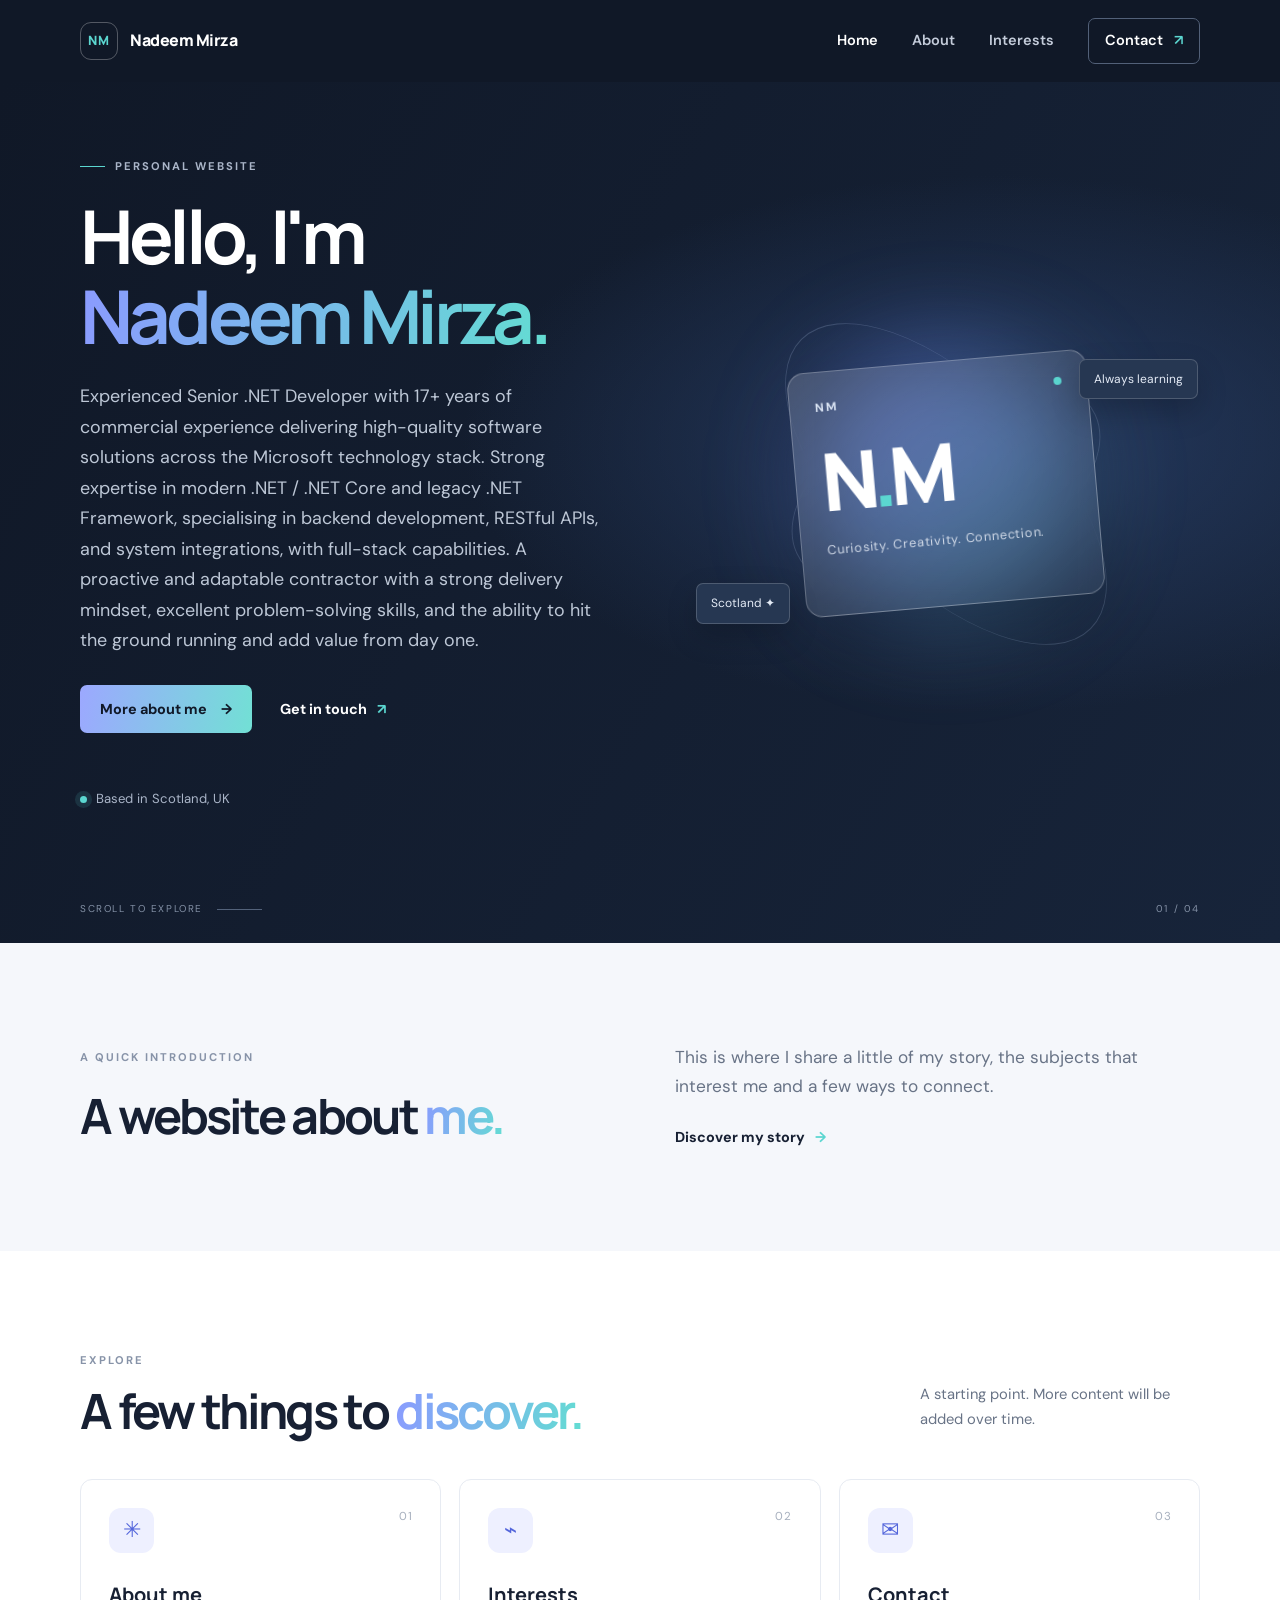
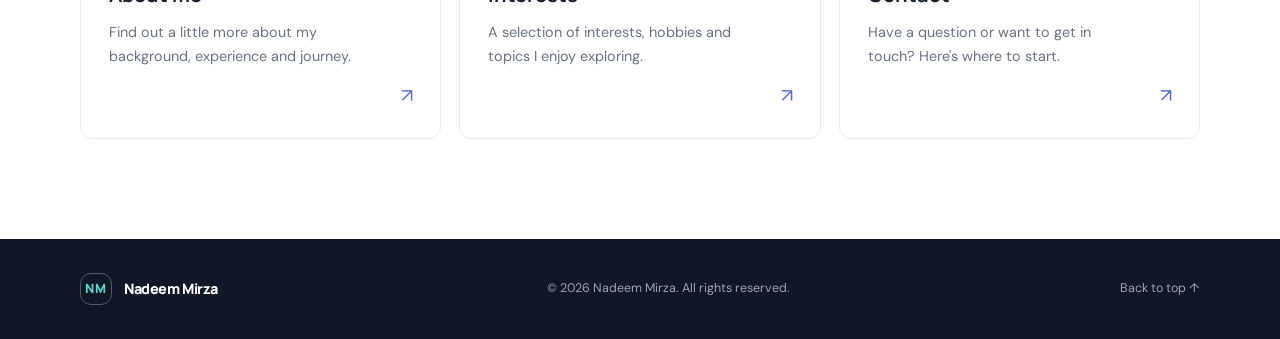
<file: index.html>
<!doctype html>
<html lang="en">
<head>
  <meta charset="utf-8">
  <meta name="viewport" content="width=device-width, initial-scale=1">
  <meta name="description" content="The personal website of Nadeem Mirza.">
  <meta name="theme-color" content="#101827">
  <title>Nadeem Mirza | Home</title>
  <link rel="preconnect" href="https://fonts.googleapis.com">
  <link rel="preconnect" href="https://fonts.gstatic.com" crossorigin>
  <link href="https://fonts.googleapis.com/css2?family=DM+Sans:wght@400;500;600;700&family=Manrope:wght@500;600;700;800&display=swap" rel="stylesheet">
  <link rel="stylesheet" href="css/site.css">
  <script src="js/site.js" defer></script>
</head>
<body>
  <a class="skip-link" href="#main">Skip to content</a>
  <header class="site-header">
    <div class="container nav-wrap">
      <a class="brand" href="index.html" aria-label="Nadeem Mirza home"><span class="brand-mark">NM</span><span>Nadeem Mirza</span></a>
      <button class="menu-toggle" type="button" aria-expanded="false" aria-controls="primary-nav" aria-label="Open navigation"><span></span><span></span><span></span></button>
      <nav class="primary-nav" id="primary-nav" aria-label="Main navigation">
        <a class="active" href="index.html">Home</a>
        <a href="about.html">About</a>
        <a href="interests.html">Interests</a>
        <a class="nav-contact" href="contact.html">Contact <span aria-hidden="true">↗</span></a>
      </nav>
    </div>
  </header>

  <main id="main">
    <section class="hero">
      <div class="container hero-grid">
          <div class="hero-copy">
              <p class="eyebrow"><span class="eyebrow-line"></span> PERSONAL WEBSITE</p>
              <h1>Hello, I'm <span class="gradient-text">Nadeem Mirza.</span></h1>
<!--              <p class="hero-lead">Welcome to my corner of the web. A little about me, the things I enjoy, and what I'm interested in.</p>-->
              <p class="hero-lead">Experienced Senior .NET Developer with 17+ years of commercial experience delivering high-quality software solutions across the Microsoft technology stack. Strong expertise in modern .NET / .NET Core and legacy .NET Framework, specialising in backend development, RESTful APIs, and system integrations, with full-stack capabilities. A proactive and adaptable contractor with a strong delivery mindset, excellent problem-solving skills, and the ability to hit the ground running and add value from day one.</p>
              <div class="hero-actions">
                  <a class="button button-primary" href="about.html">More about me <span aria-hidden="true">→</span></a>
                  <a class="text-link" href="contact.html">Get in touch <span aria-hidden="true">↗</span></a>
              </div>
              <div class="hero-note"><span class="status-dot"></span> Based in Scotland, UK</div>
          </div>
        <div class="hero-visual" aria-label="Decorative abstract graphic">
          <div class="visual-orbit orbit-one"></div><div class="visual-orbit orbit-two"></div>
          <div class="visual-glow"></div>
          <div class="visual-card">
            <div class="visual-card-top"><span>NM</span><span class="visual-card-dot"></span></div>
            <div class="visual-monogram">N<span>.</span>M</div>
            <p>Curiosity. Creativity. Connection.</p>
          </div>
          <span class="float-tag tag-one">Always learning</span>
          <span class="float-tag tag-two">Scotland ✦</span> 
        </div>
      </div>
      <div class="hero-bottom container"><span>SCROLL TO EXPLORE</span><span class="scroll-line"></span><span>01 / 04</span></div>
    </section>

    <section class="intro-section section-pad">
      <div class="container intro-grid">
        <div><p class="eyebrow">A QUICK INTRODUCTION</p><h2>A website about <span class="gradient-text">me.</span></h2></div>
        <div class="intro-copy"><p>This is where I share a little of my story, the subjects that interest me and a few ways to connect.</p><a class="text-link" href="about.html">Discover my story <span aria-hidden="true">→</span></a></div>
      </div>
    </section>

    <section class="feature-section section-pad">
      <div class="container">
        <div class="section-heading"><div><p class="eyebrow">EXPLORE</p><h2>A few things to <span class="gradient-text">discover.</span></h2></div><p class="muted">A starting point. More content will be added over time.</p></div>
        <div class="feature-grid">
          <a class="feature-card" href="about.html"><span class="card-number">01</span><span class="feature-icon">✳</span><h3>About me</h3><p>Find out a little more about my background, experience and journey.</p><span class="card-arrow">↗</span></a>
          <a class="feature-card" href="interests.html"><span class="card-number">02</span><span class="feature-icon">⌁</span><h3>Interests</h3><p>A selection of interests, hobbies and topics I enjoy exploring.</p><span class="card-arrow">↗</span></a>
          <a class="feature-card" href="contact.html"><span class="card-number">03</span><span class="feature-icon">✉</span><h3>Contact</h3><p>Have a question or want to get in touch? Here's where to start.</p><span class="card-arrow">↗</span></a>
        </div>
      </div>
    </section>
  </main>

  <footer class="site-footer"><div class="container footer-inner"><a class="brand footer-brand" href="index.html"><span class="brand-mark">NM</span><span>Nadeem Mirza</span></a><p>© <span data-year></span> Nadeem Mirza. All rights reserved.</p><a class="back-top" href="#main">Back to top ↑</a></div></footer>
</body>
</html>
</file>
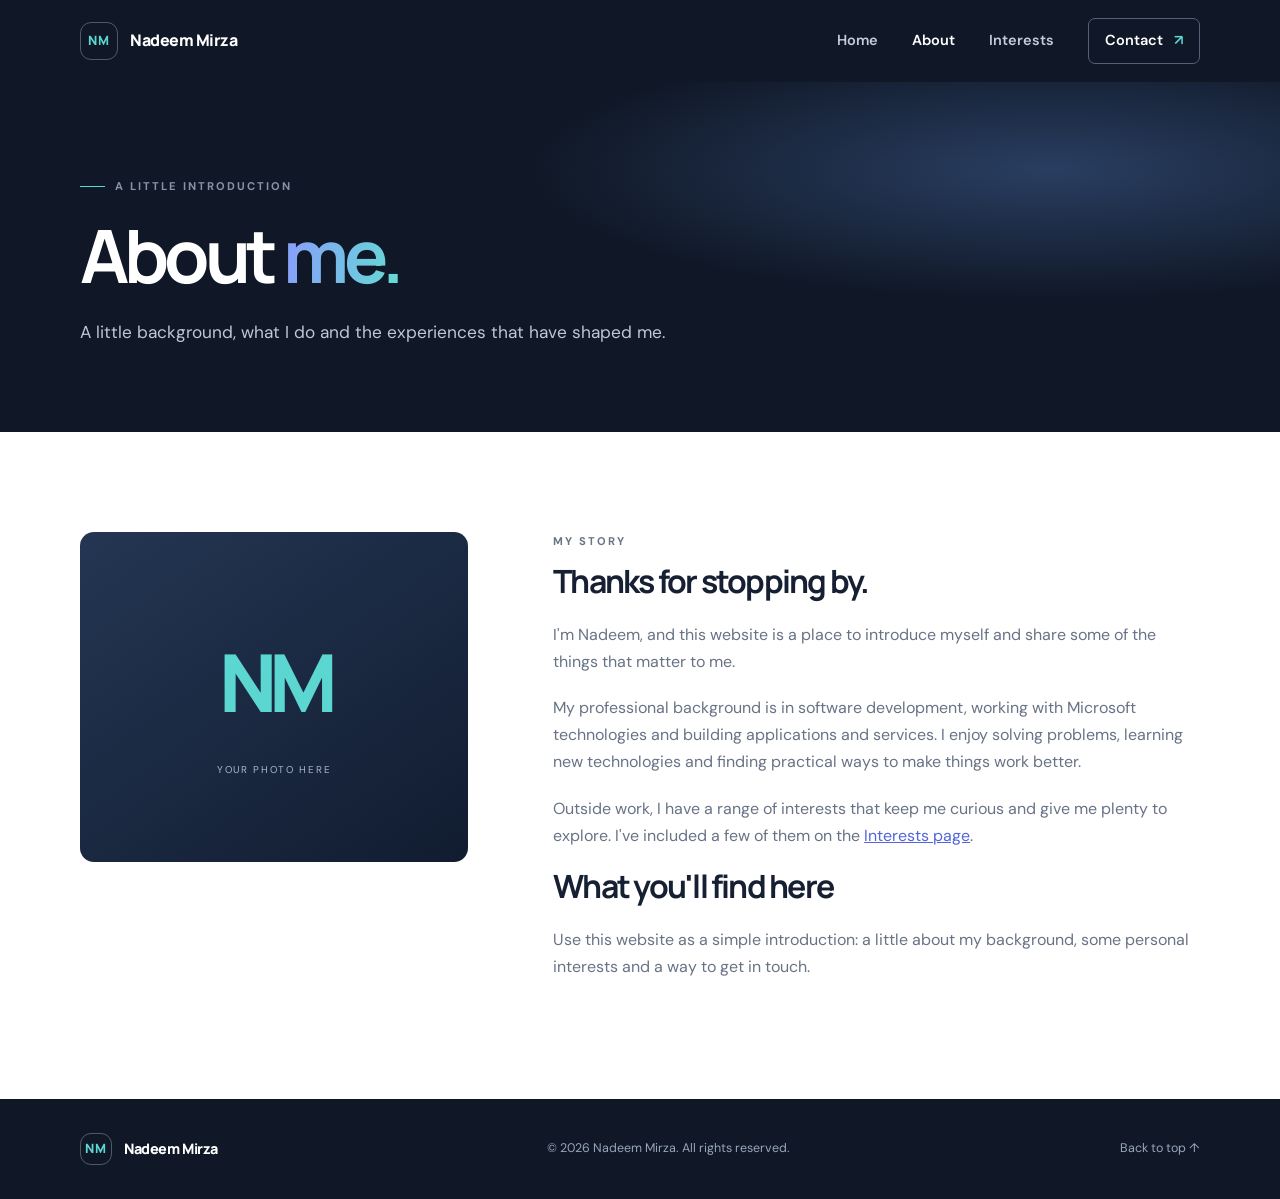
<file: about.html>
<!doctype html>
<html lang="en">
<head>
  <meta charset="utf-8"><meta name="viewport" content="width=device-width, initial-scale=1">
  <meta name="description" content="Learn more about Nadeem Mirza."><meta name="theme-color" content="#101827">
  <title>About | Nadeem Mirza</title>
  <link rel="preconnect" href="https://fonts.googleapis.com"><link rel="preconnect" href="https://fonts.gstatic.com" crossorigin>
  <link href="https://fonts.googleapis.com/css2?family=DM+Sans:wght@400;500;600;700&family=Manrope:wght@500;600;700;800&display=swap" rel="stylesheet">
  <link rel="stylesheet" href="css/site.css"><script src="js/site.js" defer></script>
</head>
<body>
  <a class="skip-link" href="#main">Skip to content</a>
  <header class="site-header"><div class="container nav-wrap">
    <a class="brand" href="index.html"><span class="brand-mark">NM</span><span>Nadeem Mirza</span></a>
    <button class="menu-toggle" type="button" aria-expanded="false" aria-controls="primary-nav" aria-label="Open navigation"><span></span><span></span><span></span></button>
    <nav class="primary-nav" id="primary-nav" aria-label="Main navigation"><a href="index.html">Home</a><a class="active" href="about.html">About</a><a href="interests.html">Interests</a><a class="nav-contact" href="contact.html">Contact <span aria-hidden="true">↗</span></a></nav>
  </div></header>
  <main id="main">
    <section class="page-hero"><div class="container"><p class="eyebrow"><span class="eyebrow-line"></span> A LITTLE INTRODUCTION</p><h1>About <span class="gradient-text">me.</span></h1><p class="page-lead">A little background, what I do and the experiences that have shaped me.</p></div></section>
    <section class="section-pad"><div class="container about-layout">
      <div class="about-aside"><div class="portrait-placeholder"><span>NM</span><small>YOUR PHOTO HERE</small></div><!--<p class="photo-hint">Replace this placeholder with a professional photograph if you'd like one on the site.</p>--></div>
      <div class="prose"><p class="eyebrow">MY STORY</p><h2>Thanks for stopping by.</h2>
        <p>I'm Nadeem, and this website is a place to introduce myself and share some of the things that matter to me.</p>
        <p>My professional background is in software development, working with Microsoft technologies and building applications and services. I enjoy solving problems, learning new technologies and finding practical ways to make things work better.</p>
        <p>Outside work, I have a range of interests that keep me curious and give me plenty to explore. I've included a few of them on the <a href="interests.html">Interests page</a>.</p>
        <!--<div class="callout"><span>✦</span><p><strong>This page is yours to personalise.</strong> Add your own story, milestones, professional experience and anything else you'd like visitors to know.</p></div>-->
        <h2>What you'll find here</h2><p>Use this website as a simple introduction: a little about my background, some personal interests and a way to get in touch.</p>
      </div>
    </div></section>
  </main>
  <footer class="site-footer"><div class="container footer-inner"><a class="brand footer-brand" href="index.html"><span class="brand-mark">NM</span><span>Nadeem Mirza</span></a><p>© <span data-year></span> Nadeem Mirza. All rights reserved.</p><a class="back-top" href="#main">Back to top ↑</a></div></footer>
</body>
</html>
</file>
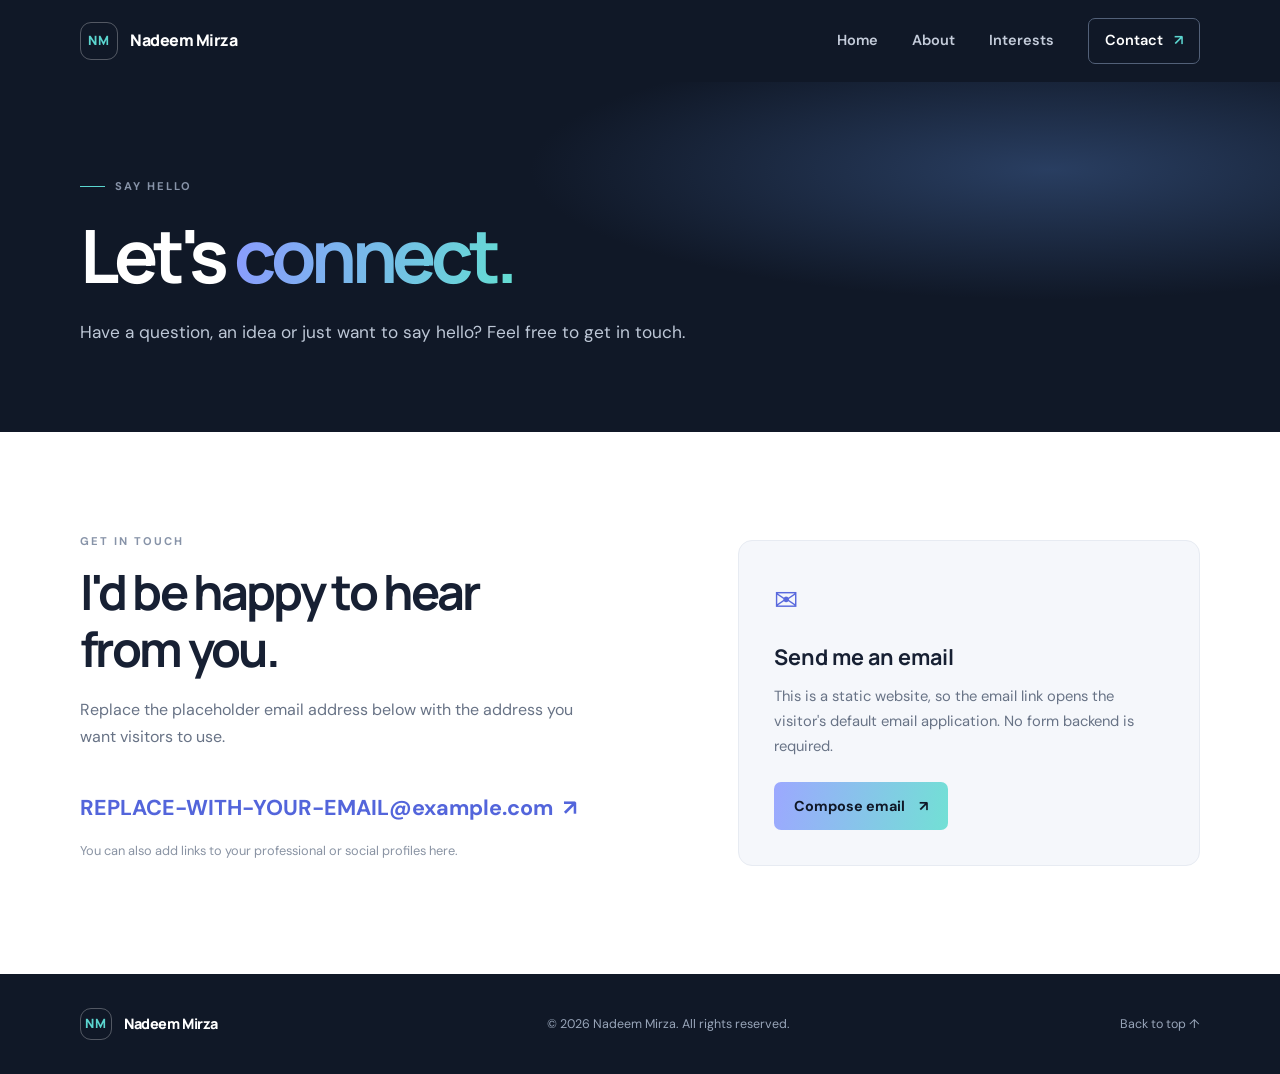
<file: contact.html>
<!doctype html>
<html lang="en">
<head>
  <meta charset="utf-8"><meta name="viewport" content="width=device-width, initial-scale=1">
  <meta name="description" content="Contact Nadeem Mirza."><meta name="theme-color" content="#101827">
  <title>Contact | Nadeem Mirza</title>
  <link rel="preconnect" href="https://fonts.googleapis.com"><link rel="preconnect" href="https://fonts.gstatic.com" crossorigin>
  <link href="https://fonts.googleapis.com/css2?family=DM+Sans:wght@400;500;600;700&family=Manrope:wght@500;600;700;800&display=swap" rel="stylesheet">
  <link rel="stylesheet" href="css/site.css"><script src="js/site.js" defer></script>
</head>
<body>
  <a class="skip-link" href="#main">Skip to content</a>
  <header class="site-header"><div class="container nav-wrap">
    <a class="brand" href="index.html"><span class="brand-mark">NM</span><span>Nadeem Mirza</span></a>
    <button class="menu-toggle" type="button" aria-expanded="false" aria-controls="primary-nav" aria-label="Open navigation"><span></span><span></span><span></span></button>
    <nav class="primary-nav" id="primary-nav" aria-label="Main navigation"><a href="index.html">Home</a><a href="about.html">About</a><a href="interests.html">Interests</a><a class="nav-contact active" href="contact.html">Contact <span aria-hidden="true">↗</span></a></nav>
  </div></header>
  <main id="main">
    <section class="page-hero"><div class="container"><p class="eyebrow"><span class="eyebrow-line"></span> SAY HELLO</p><h1>Let's <span class="gradient-text">connect.</span></h1><p class="page-lead">Have a question, an idea or just want to say hello? Feel free to get in touch.</p></div></section>
    <section class="section-pad"><div class="container contact-layout">
      <div><p class="eyebrow">GET IN TOUCH</p><h2>I'd be happy to hear from you.</h2><p class="muted">Replace the placeholder email address below with the address you want visitors to use.</p>
        <a class="contact-email" href="mailto:REPLACE-WITH-YOUR-EMAIL@example.com">REPLACE-WITH-YOUR-EMAIL@example.com <span>↗</span></a>
        <p class="small-print">You can also add links to your professional or social profiles here.</p>
      </div>
      <div class="contact-panel"><span class="panel-icon">✉</span><h3>Send me an email</h3><p>This is a static website, so the email link opens the visitor's default email application. No form backend is required.</p><a class="button button-primary" href="mailto:REPLACE-WITH-YOUR-EMAIL@example.com">Compose email <span>↗</span></a></div>
    </div></section>
  </main>
  <footer class="site-footer"><div class="container footer-inner"><a class="brand footer-brand" href="index.html"><span class="brand-mark">NM</span><span>Nadeem Mirza</span></a><p>© <span data-year></span> Nadeem Mirza. All rights reserved.</p><a class="back-top" href="#main">Back to top ↑</a></div></footer>
</body>
</html>
</file>
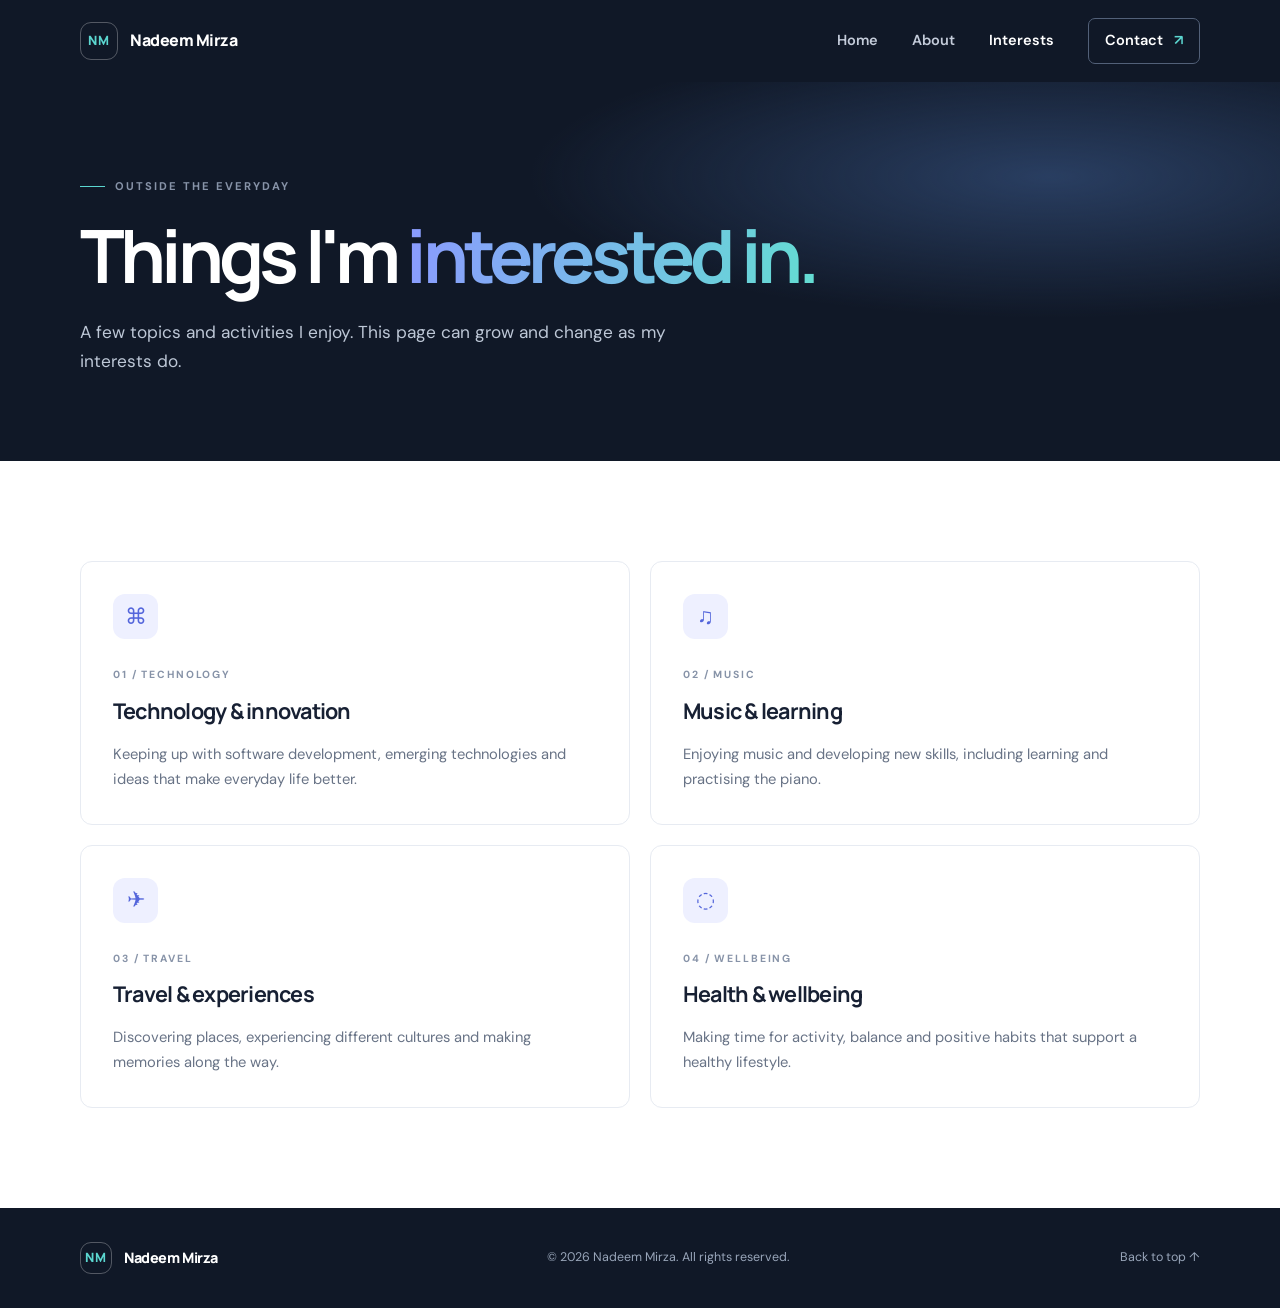
<file: interests.html>
<!doctype html>
<html lang="en">
<head>
  <meta charset="utf-8"><meta name="viewport" content="width=device-width, initial-scale=1">
  <meta name="description" content="Explore the interests of Nadeem Mirza."><meta name="theme-color" content="#101827">
  <title>Interests | Nadeem Mirza</title>
  <link rel="preconnect" href="https://fonts.googleapis.com"><link rel="preconnect" href="https://fonts.gstatic.com" crossorigin>
  <link href="https://fonts.googleapis.com/css2?family=DM+Sans:wght@400;500;600;700&family=Manrope:wght@500;600;700;800&display=swap" rel="stylesheet">
  <link rel="stylesheet" href="css/site.css"><script src="js/site.js" defer></script>
</head>
<body>
  <a class="skip-link" href="#main">Skip to content</a>
  <header class="site-header"><div class="container nav-wrap">
    <a class="brand" href="index.html"><span class="brand-mark">NM</span><span>Nadeem Mirza</span></a>
    <button class="menu-toggle" type="button" aria-expanded="false" aria-controls="primary-nav" aria-label="Open navigation"><span></span><span></span><span></span></button>
    <nav class="primary-nav" id="primary-nav" aria-label="Main navigation"><a href="index.html">Home</a><a href="about.html">About</a><a class="active" href="interests.html">Interests</a><a class="nav-contact" href="contact.html">Contact <span aria-hidden="true">↗</span></a></nav>
  </div></header>
  <main id="main">
    <section class="page-hero"><div class="container"><p class="eyebrow"><span class="eyebrow-line"></span> OUTSIDE THE EVERYDAY</p><h1>Things I'm <span class="gradient-text">interested in.</span></h1><p class="page-lead">A few topics and activities I enjoy. This page can grow and change as my interests do.</p></div></section>
    <section class="section-pad"><div class="container">
      <div class="interest-grid">
        <article class="interest-card"><span class="interest-symbol">⌘</span><p class="eyebrow">01 / TECHNOLOGY</p><h2>Technology & innovation</h2><p>Keeping up with software development, emerging technologies and ideas that make everyday life better.</p></article>
        <article class="interest-card"><span class="interest-symbol">♫</span><p class="eyebrow">02 / MUSIC</p><h2>Music & learning</h2><p>Enjoying music and developing new skills, including learning and practising the piano.</p></article>
        <article class="interest-card"><span class="interest-symbol">✈</span><p class="eyebrow">03 / TRAVEL</p><h2>Travel & experiences</h2><p>Discovering places, experiencing different cultures and making memories along the way.</p></article>
        <article class="interest-card"><span class="interest-symbol">◌</span><p class="eyebrow">04 / WELLBEING</p><h2>Health & wellbeing</h2><p>Making time for activity, balance and positive habits that support a healthy lifestyle.</p></article>
      </div>
      <!-- <p class="edit-note">These are starter topics. Edit the descriptions, replace categories or add your own interests.</p> -->
    </div></section>
  </main>
  <footer class="site-footer"><div class="container footer-inner"><a class="brand footer-brand" href="index.html"><span class="brand-mark">NM</span><span>Nadeem Mirza</span></a><p>© <span data-year></span> Nadeem Mirza. All rights reserved.</p><a class="back-top" href="#main">Back to top ↑</a></div></footer>
</body>
</html>
</file>
<file: css/site.css>
@import url("responsive.css");

:root {
  color-scheme: light;
  --ink: #172033;
  --muted: #687386;
  --navy: #101827;
  --navy-2: #17243a;
  --blue: #6d7cff;
  --cyan: #5bd6d0;
  --paper: #ffffff;
  --soft: #f5f7fb;
  --line: #e7ebf2;
  --font-body: "DM Sans", sans-serif;
  --font-heading: "Manrope", sans-serif;
}
* { box-sizing: border-box; }
html { scroll-behavior: smooth; }
body { margin: 0; color: var(--ink); background: var(--paper); font-family: var(--font-body); line-height: 1.7; -webkit-font-smoothing: antialiased; }
a { color: inherit; }
.container { width: min(1120px, calc(100% - 48px)); margin-inline: auto; }
.skip-link { position: absolute; left: 12px; top: -60px; z-index: 100; padding: 10px 14px; color: white; background: #000; border-radius: 6px; }
.skip-link:focus { top: 12px; }
.site-header { position: relative; z-index: 10; background: var(--navy); color: white; }
.nav-wrap { min-height: 82px; display: flex; align-items: center; justify-content: space-between; gap: 28px; }
.brand { display: inline-flex; align-items: center; gap: 12px; color: white; text-decoration: none; font-family: var(--font-heading); font-weight: 800; letter-spacing: -.03em; }
.brand-mark { display: grid; width: 38px; height: 38px; place-items: center; border: 1px solid rgba(255,255,255,.28); border-radius: 11px; color: var(--cyan); font-size: .8rem; letter-spacing: .04em; }
.primary-nav { display: flex; align-items: center; gap: 34px; }
.primary-nav a { color: #c4ccda; text-decoration: none; font-size: .91rem; font-weight: 600; transition: color .2s ease; }
.primary-nav a:hover, .primary-nav a.active { color: white; }
.primary-nav .nav-contact { padding: 10px 16px; color: white; border: 1px solid #526078; border-radius: 7px; }
.nav-contact span { margin-left: 7px; color: var(--cyan); }
.menu-toggle { display: none; border: 0; background: transparent; padding: 8px; cursor: pointer; }
.menu-toggle span { display: block; width: 24px; height: 2px; margin: 5px; background: white; transition: transform .2s ease; }
.hero { position: relative; overflow: hidden; color: white; background: radial-gradient(ellipse at 78% 42%, #253a60 0, transparent 38%), linear-gradient(120deg, #101827, #17243a); }
.hero-grid { min-height: 580px; display: grid; grid-template-columns: 1.05fr .95fr; align-items: center; gap: 50px; padding-block: 75px 90px; }
.eyebrow { display: flex; align-items: center; gap: 10px; margin: 0 0 20px; color: #8793a8; font-size: .7rem; font-weight: 700; letter-spacing: .18em; }
.eyebrow-line { width: 25px; height: 1px; background: var(--cyan); }
.hero .eyebrow { color: #aab5c8; }
.hero h1, .page-hero h1 { margin: 0; font-family: var(--font-heading); font-size: clamp(2.8rem, 5.8vw, 5rem); line-height: 1.08; letter-spacing: -.065em; }
.gradient-text { color: transparent; background: linear-gradient(100deg, #8b9aff, #63ddd2); background-clip: text; -webkit-background-clip: text; }
.hero-lead { max-width: 530px; margin: 25px 0 30px; color: #bdc7d6; font-size: 1.12rem; }
.hero-actions { display: flex; align-items: center; gap: 28px; flex-wrap: wrap; }
.button { display: inline-flex; align-items: center; justify-content: center; gap: 14px; min-height: 48px; padding: 0 20px; border-radius: 7px; text-decoration: none; font-size: .9rem; font-weight: 700; transition: transform .2s ease, box-shadow .2s ease; }
.button:hover { transform: translateY(-2px); box-shadow: 0 9px 24px rgba(0,0,0,.16); }
.button-primary { color: #101827; background: linear-gradient(100deg, #9ca8ff, #72e0d5); }
.text-link { color: inherit; text-decoration: none; font-weight: 700; font-size: .9rem; }
.text-link span { margin-left: 7px; color: var(--cyan); }
.hero-note { display: flex; align-items: center; gap: 9px; margin-top: 55px; color: #aab5c8; font-size: .82rem; }
.status-dot { width: 7px; height: 7px; border-radius: 50%; background: var(--cyan); box-shadow: 0 0 0 5px rgba(91,214,208,.12); }
.hero-visual { position: relative; display: grid; min-height: 380px; place-items: center; }
.visual-glow { position: absolute; width: 270px; height: 270px; border-radius: 50%; background: linear-gradient(135deg, rgba(109,124,255,.55), rgba(91,214,208,.3)); filter: blur(50px); }
.visual-orbit { position: absolute; width: 330px; height: 330px; border: 1px solid rgba(179,197,225,.22); border-radius: 50%; transform: rotate(-25deg) scaleY(.55); }
.orbit-two { width: 410px; height: 410px; transform: rotate(45deg) scaleY(.48); }
.visual-card { position: relative; width: min(300px, 80%); min-height: 245px; padding: 25px; border: 1px solid rgba(255,255,255,.28); border-radius: 17px; background: linear-gradient(145deg, rgba(255,255,255,.16), rgba(255,255,255,.045)); box-shadow: 0 25px 70px rgba(0,0,0,.25); backdrop-filter: blur(12px); transform: rotate(-5deg); }
.visual-card-top { display: flex; justify-content: space-between; color: #dbe5f4; font-size: .75rem; font-weight: 700; letter-spacing: .15em; }
.visual-card-dot { width: 8px; height: 8px; border-radius: 50%; background: var(--cyan); }
.visual-monogram { margin-top: 24px; color: white; font-family: var(--font-heading); font-size: 5rem; font-weight: 800; letter-spacing: -.1em; line-height: 1; }
.visual-monogram span { color: var(--cyan); }
.visual-card p { margin-top: 18px; color: #d0d9e7; font-size: .8rem; letter-spacing: .06em; }
.float-tag { position: absolute; padding: 9px 14px; border: 1px solid rgba(255,255,255,.18); border-radius: 7px; color: #e4ebf6; background: #263752; font-size: .75rem; box-shadow: 0 12px 30px rgba(0,0,0,.2); }
.tag-one { top: 65px; right: 2px; }.tag-two { bottom: 50px; left: 4px; }
.hero-bottom { display: flex; align-items: center; gap: 14px; padding-bottom: 25px; color: #8592a7; font-size: .62rem; letter-spacing: .16em; }
.scroll-line { width: 45px; height: 1px; background: #53627a; }
.hero-bottom span:last-child { margin-left: auto; }
.section-pad { padding-block: 100px; }
.intro-section { background: var(--soft); }
.intro-grid { display: grid; grid-template-columns: 1fr 1fr; gap: 70px; align-items: center; }
.intro-grid h2, .section-heading h2, .prose h2, .contact-layout h2 { margin: 0; font-family: var(--font-heading); font-size: clamp(2rem, 3.8vw, 3.2rem); line-height: 1.18; letter-spacing: -.055em; }
.intro-copy p { margin: 0 0 22px; color: var(--muted); font-size: 1.08rem; }
.intro-copy .text-link { color: var(--ink); }
.section-heading { display: flex; align-items: end; justify-content: space-between; gap: 30px; margin-bottom: 40px; }
.section-heading .eyebrow { margin-bottom: 12px; }
.muted { color: var(--muted); }
.section-heading > p { max-width: 280px; margin: 0 0 7px; font-size: .92rem; }
.feature-grid { display: grid; grid-template-columns: repeat(3, 1fr); gap: 18px; }
.feature-card { position: relative; min-height: 260px; padding: 28px; border: 1px solid var(--line); border-radius: 12px; text-decoration: none; transition: transform .2s ease, border-color .2s ease, box-shadow .2s ease; }
.feature-card:hover { transform: translateY(-5px); border-color: #c4cafa; box-shadow: 0 18px 45px rgba(27,42,75,.08); }
.card-number { position: absolute; top: 27px; right: 27px; color: #a6afbd; font-size: .72rem; letter-spacing: .1em; }
.feature-icon, .interest-symbol { display: grid; width: 45px; height: 45px; place-items: center; border-radius: 12px; color: #5365db; background: #eef0ff; font-size: 1.4rem; }
.feature-card h3 { margin: 25px 0 8px; font-family: var(--font-heading); font-size: 1.25rem; }
.feature-card p { max-width: 270px; margin: 0; color: var(--muted); font-size: .9rem; }
.card-arrow { position: absolute; right: 27px; bottom: 25px; color: #5969dd; font-size: 1.2rem; }
.site-footer { color: #b5c0d0; background: var(--navy); }
.footer-inner { min-height: 100px; display: flex; align-items: center; justify-content: space-between; gap: 24px; }
.footer-brand { font-size: .9rem; }.footer-brand .brand-mark { width: 32px; height: 32px; }
.footer-inner p, .back-top { color: #98a5b9; font-size: .78rem; }
.back-top { text-decoration: none; }
.page-hero { padding: 95px 0 85px; color: white; background: radial-gradient(ellipse at 82% 25%, #293e61, transparent 35%), var(--navy); }
.page-hero h1 { font-size: clamp(2.8rem, 6vw, 4.6rem); }
.page-lead { max-width: 610px; margin: 22px 0 0; color: #bdc7d6; font-size: 1.08rem; }
.about-layout { display: grid; grid-template-columns: .75fr 1.25fr; gap: 85px; align-items: start; }
.portrait-placeholder { display: grid; min-height: 330px; place-content: center; gap: 12px; border-radius: 14px; color: #d9e0f0; background: linear-gradient(145deg, #243653, #111c30); text-align: center; }
.portrait-placeholder span { color: var(--cyan); font-family: var(--font-heading); font-size: 5rem; font-weight: 800; letter-spacing: -.1em; }
.portrait-placeholder small { color: #aab7ca; font-size: .62rem; letter-spacing: .17em; }
.photo-hint, .small-print, .edit-note { color: #8993a3; font-size: .8rem; }
.prose h2 { margin: 0 0 20px; font-size: 2rem; }
.prose p { margin: 0 0 19px; color: var(--muted); }
.prose a { color: #5365db; }
.prose .eyebrow { margin-bottom: 12px; }
.callout { display: flex; gap: 14px; margin: 30px 0; padding: 20px; border: 1px solid #e4e8ff; border-radius: 10px; background: #f7f8ff; }
.callout > span { color: #5969dd; font-size: 1.3rem; }
.callout p { margin: 0; font-size: .92rem; }
.interest-grid { display: grid; grid-template-columns: repeat(2, 1fr); gap: 20px; }
.interest-card { padding: 32px; border: 1px solid var(--line); border-radius: 12px; }
.interest-card .interest-symbol { margin-bottom: 27px; }
.interest-card .eyebrow { margin-bottom: 9px; font-size: .65rem; }
.interest-card h2 { margin: 0 0 12px; font-family: var(--font-heading); font-size: 1.35rem; letter-spacing: -.035em; }
.interest-card > p:last-child { margin: 0; color: var(--muted); font-size: .92rem; }
.edit-note { margin-top: 28px; }
.contact-layout { display: grid; grid-template-columns: 1fr .8fr; gap: 80px; align-items: center; }
.contact-layout .eyebrow { margin-bottom: 12px; }
.contact-layout h2 { max-width: 470px; margin-bottom: 18px; }
.contact-layout .muted { max-width: 500px; }
.contact-email { display: inline-block; margin-top: 24px; color: #5365db; font-size: clamp(1rem, 2.2vw, 1.35rem); font-weight: 700; text-decoration: none; overflow-wrap: anywhere; }
.contact-email span { margin-left: 5px; }
.contact-panel { padding: 35px; border: 1px solid var(--line); border-radius: 14px; background: var(--soft); }
.panel-icon { color: #5969dd; font-size: 1.8rem; }
.contact-panel h3 { margin: 14px 0 8px; font-family: var(--font-heading); font-size: 1.35rem; }
.contact-panel p { margin: 0 0 23px; color: var(--muted); font-size: .92rem; }
@media (prefers-reduced-motion: reduce) { *, *::before, *::after { scroll-behavior: auto !important; transition-duration: .01ms !important; animation-duration: .01ms !important; } }
</file>
